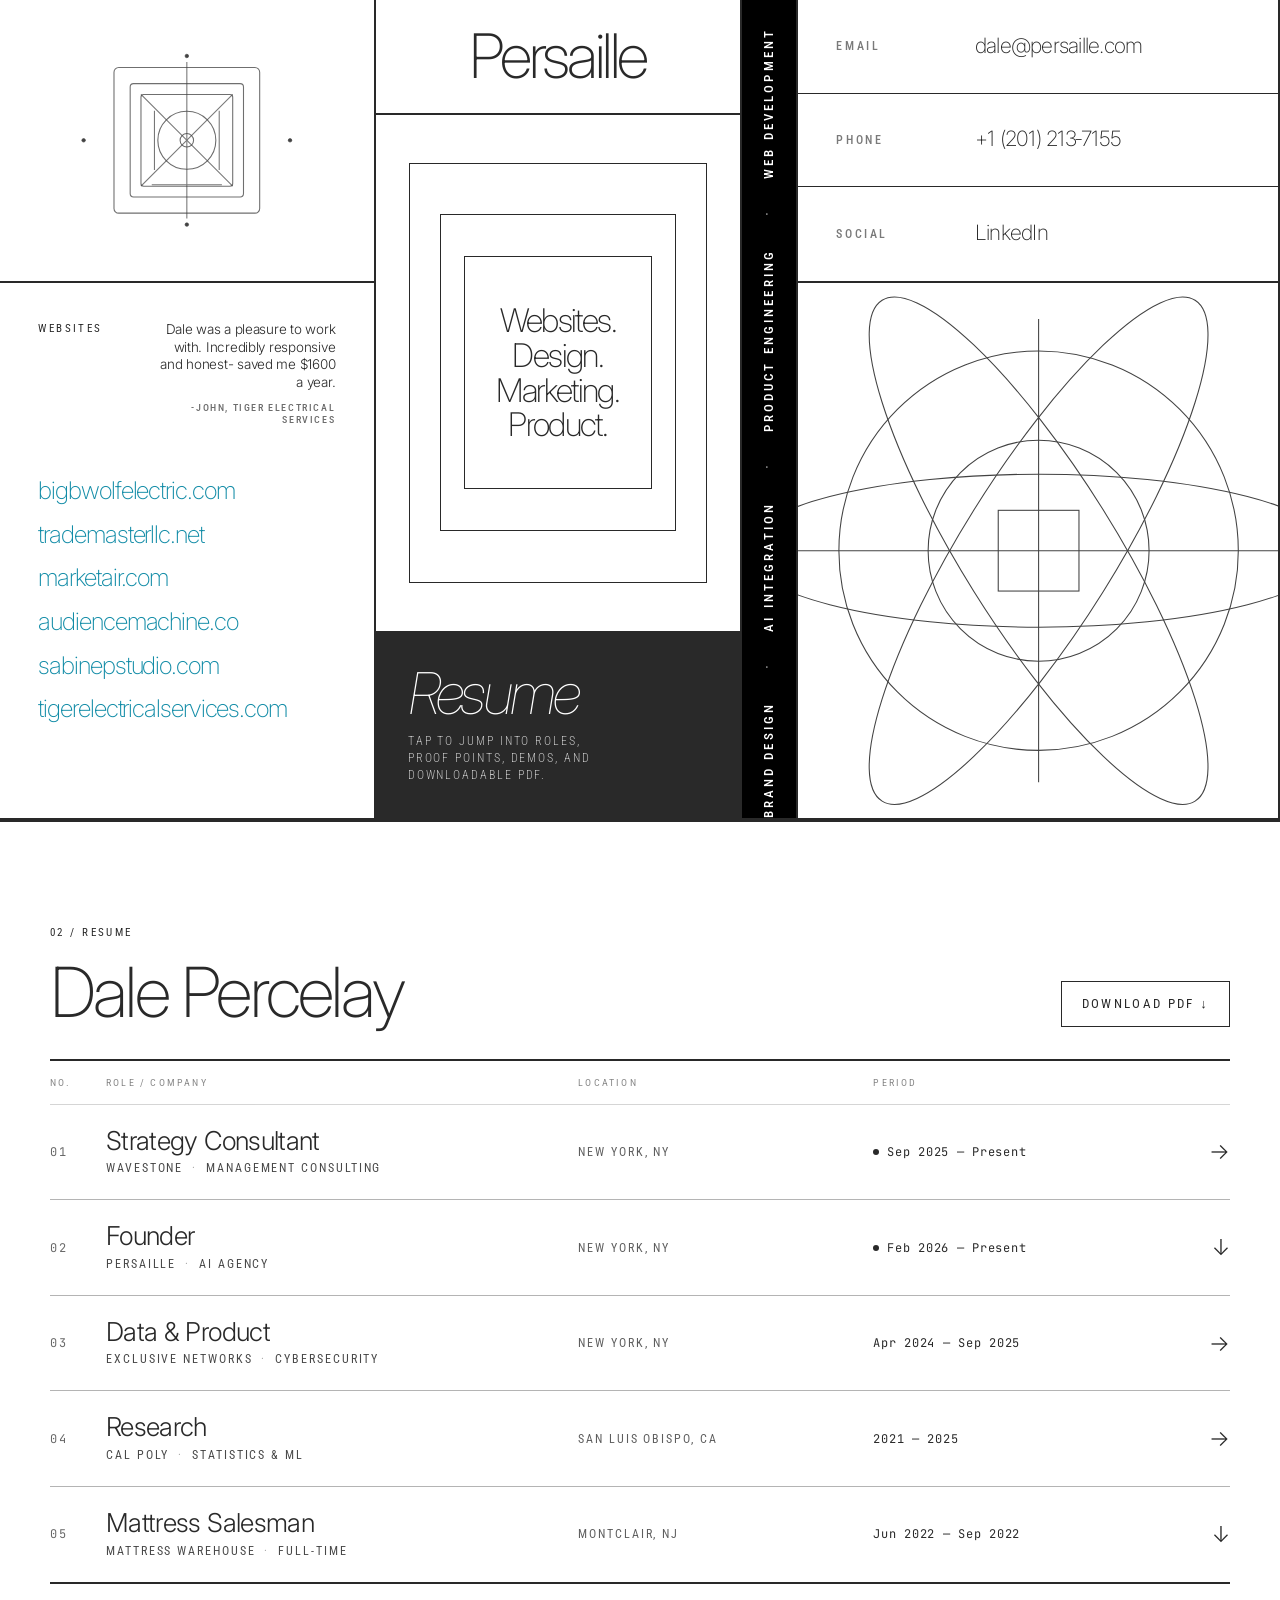
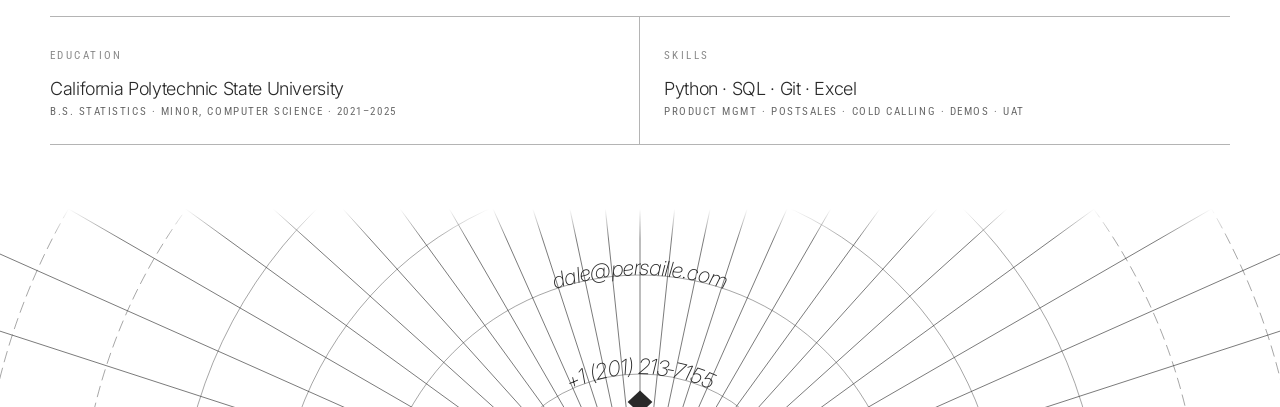
<file: index.html>
<!doctype html>
<html lang="en">
<head>
  <meta charset="utf-8" />
  <meta name="viewport" content="width=device-width, initial-scale=1" />
  <title>Persaille — Tech Agency</title>
  <meta name="description" content="Persaille is a New York tech agency." />
  <link rel="preconnect" href="https://fonts.googleapis.com" />
  <link rel="preconnect" href="https://fonts.gstatic.com" crossorigin />
  <link href="https://fonts.googleapis.com/css2?family=Inter:wght@100;200;300;400;500&family=Roboto+Condensed:wght@300;400;500;700&family=JetBrains+Mono:wght@300;400&display=swap" rel="stylesheet" />
  <link rel="stylesheet" href="styles.css" />
  <link rel="icon" type="image/svg+xml" href="assets/favicon.svg" />
</head>
<body>

  <main id="top">

    <!-- ─── LANDING ───────────────────────────────────────────── -->
    <section class="hero">
      <div class="hero-grid">
        <div class="hero-panel hero-panel--graphic hero-panel--mark" aria-hidden="true">
          <svg class="mark-field" viewBox="0 0 554 264" preserveAspectRatio="xMidYMid meet">
            <g class="mark-frame">
              <rect x="169" y="24" width="216" height="216" rx="7" />
              <rect x="193" y="48" width="168" height="168" rx="5" />
              <rect x="209" y="64" width="136" height="136" rx="4" />
            </g>

            <g class="mark-diagram">
              <line x1="209" y1="64" x2="345" y2="200" />
              <line x1="345" y1="64" x2="209" y2="200" />
              <line x1="277" y1="16" x2="277" y2="248" />
              <line x1="229" y1="88" x2="229" y2="176" />
              <line x1="325" y1="88" x2="325" y2="176" />
              <line x1="225" y1="198" x2="329" y2="198" />
            </g>

            <g class="mark-center">
              <circle cx="277" cy="132" r="43" />
              <circle cx="277" cy="132" r="10" />
            </g>

            <g class="mark-dots">
              <circle cx="277" cy="7" r="2.6" />
              <circle cx="277" cy="257" r="2.6" />
              <circle cx="124" cy="132" r="2.6" />
              <circle cx="430" cy="132" r="2.6" />
            </g>
          </svg>
        </div>

        <div class="hero-panel hero-panel--websites">
          <div class="websites__head">
            <p class="eyebrow">Websites</p>
            <figure class="review-quote">
              <blockquote>
                Dale was a pleasure to work with. Incredibly responsive and honest- saved me $1600 a year.
              </blockquote>
              <figcaption>-John, Tiger Electrical Services</figcaption>
            </figure>
          </div>
          <ul class="client-list" aria-label="Customer websites">
            <li><a href="https://www.bigbwolfelectric.com" target="_blank" rel="noopener">bigbwolfelectric.com</a></li>
            <li><a href="https://www.trademasterllc.net/" target="_blank" rel="noopener">trademasterllc.net</a></li>
            <li><a href="https://www.marketair.com/" target="_blank" rel="noopener">marketair.com</a></li>
            <li><a href="https://audiencemachine.co" target="_blank" rel="noopener">audiencemachine.co</a></li>
            <li><a href="https://www.sabinepstudio.com/" target="_blank" rel="noopener">sabinepstudio.com</a></li>
            <li><a href="https://www.tigerelectricalservices.com/" target="_blank" rel="noopener">tigerelectricalservices.com</a></li>
          </ul>
        </div>

        <div class="hero-panel hero-panel--brand">
          <p>Persaille</p>
        </div>

        <div class="hero-panel hero-panel--statement">
          <div class="statement-frame statement-frame--outer">
            <div class="statement-frame statement-frame--mid">
              <div class="statement-frame statement-frame--inner">
                <h1>Websites. Design. Marketing. Product.</h1>
              </div>
            </div>
          </div>
        </div>

        <a href="#resume" class="hero-panel hero-panel--resume">
          <span class="resume-cta__label">Resume</span>
          <span class="resume-cta__detail">Tap to jump into roles, proof points, demos, and downloadable PDF.</span>
        </a>

        <aside class="rail" aria-label="Services offered">
          <div class="rail__track">
            <span>Web Development</span>
            <span class="rail__sep" aria-hidden="true">·</span>
            <span>Product Engineering</span>
            <span class="rail__sep" aria-hidden="true">·</span>
            <span>AI Integration</span>
            <span class="rail__sep" aria-hidden="true">·</span>
            <span>Brand Design</span>
            <span class="rail__sep" aria-hidden="true">·</span>
            <span>Marketing Systems</span>
            <span class="rail__sep" aria-hidden="true">·</span>
            <span>Strategy Consulting</span>
            <span class="rail__sep" aria-hidden="true">·</span>
            <span>Cybersecurity</span>
            <span class="rail__sep" aria-hidden="true">·</span>
            <span>Data Engineering</span>
            <span class="rail__sep" aria-hidden="true">·</span>
            <span>Custom Software</span>
            <span class="rail__sep" aria-hidden="true">·</span>
            <span>Technical Demos</span>
            <span class="rail__sep" aria-hidden="true">·</span>
            <span aria-hidden="true">Web Development</span>
            <span aria-hidden="true" class="rail__sep">·</span>
            <span aria-hidden="true">Product Engineering</span>
            <span aria-hidden="true" class="rail__sep">·</span>
            <span aria-hidden="true">AI Integration</span>
            <span aria-hidden="true" class="rail__sep">·</span>
            <span aria-hidden="true">Brand Design</span>
            <span aria-hidden="true" class="rail__sep">·</span>
            <span aria-hidden="true">Marketing Systems</span>
            <span aria-hidden="true" class="rail__sep">·</span>
            <span aria-hidden="true">Strategy Consulting</span>
            <span aria-hidden="true" class="rail__sep">·</span>
            <span aria-hidden="true">Cybersecurity</span>
            <span aria-hidden="true" class="rail__sep">·</span>
            <span aria-hidden="true">Data Engineering</span>
            <span aria-hidden="true" class="rail__sep">·</span>
            <span aria-hidden="true">Custom Software</span>
            <span aria-hidden="true" class="rail__sep">·</span>
            <span aria-hidden="true">Technical Demos</span>
            <span aria-hidden="true" class="rail__sep">·</span>
          </div>
        </aside>

        <div class="hero-panel hero-panel--contact">
          <a href="mailto:dale@persaille.com">
            <span>Email</span>
            <strong>dale@persaille.com</strong>
          </a>
          <a href="tel:+12012137155">
            <span>Phone</span>
            <strong>+1 (201) 213&#8209;7155</strong>
          </a>
          <a href="https://www.linkedin.com/in/dale-percelay-911a4b20a/" target="_blank" rel="noopener">
            <span>Social</span>
            <strong>LinkedIn</strong>
          </a>
        </div>

        <div class="hero-panel hero-panel--graphic hero-panel--orbit" aria-hidden="true">
          <svg class="orbit-field" viewBox="0 0 711 504" preserveAspectRatio="xMidYMid slice">
            <circle cx="356" cy="252" r="188" />
            <circle cx="356" cy="252" r="104" />
            <ellipse cx="356" cy="252" rx="278" ry="72" />
            <ellipse cx="356" cy="252" rx="278" ry="72" transform="rotate(58 356 252)" />
            <ellipse cx="356" cy="252" rx="278" ry="72" transform="rotate(-58 356 252)" />
            <rect x="318" y="214" width="76" height="76" />
            <line x1="42" y1="252" x2="669" y2="252" />
            <line x1="356" y1="34" x2="356" y2="470" />
          </svg>
        </div>
      </div>
    </section>

    <!-- ─── 02 / RESUME ──────────────────────────────────────── -->
    <section id="resume" class="resume">
      <header class="resume__head">
        <div>
          <p class="eyebrow">02 / RESUME</p>
          <h2 class="resume__title">Dale Percelay</h2>
        </div>
        <div class="resume__actions">
          <a class="btn" href="resume.pdf" target="_blank" rel="noopener">DOWNLOAD PDF ↓</a>
        </div>
      </header>

      <div class="resume__legend">
        <span>NO.</span>
        <span>ROLE / COMPANY</span>
        <span class="hide-sm">LOCATION</span>
        <span>PERIOD</span>
        <span aria-hidden="true"></span>
      </div>

      <ol class="entries">

        <li>
          <a class="entry" href="role/wavestone.html" data-entry="wavestone">
            <span class="entry__no">01</span>
            <span class="entry__role">
              <span class="entry__title">Strategy Consultant</span>
              <span class="entry__company">Wavestone <span class="sep">·</span> Management Consulting</span>
            </span>
            <span class="entry__loc hide-sm">New York, NY</span>
            <span class="entry__period"><span class="dotnow"></span>Sep 2025 — Present</span>
            <span class="entry__arrow" aria-hidden="true">→</span>
          </a>
        </li>

        <li class="entries__item--expandable">
          <button class="entry entry--toggle" type="button" data-entry="persaille" aria-expanded="false" aria-controls="persaille-panel">
            <span class="entry__no">02</span>
            <span class="entry__role">
              <span class="entry__title">Founder</span>
              <span class="entry__company">Persaille <span class="sep">·</span> AI Agency</span>
            </span>
            <span class="entry__loc hide-sm">New York, NY</span>
            <span class="entry__period"><span class="dotnow"></span>Feb 2026 — Present</span>
            <span class="entry__arrow entry__arrow--toggle" aria-hidden="true">↓</span>
          </button>
          <div id="persaille-panel" class="entry-panel" data-open="false" role="region" aria-label="Persaille experience">
            <div class="entry-panel__inner">
              <div class="entry-panel__content">
                <div class="persaille-prose">
                  <p class="eyebrow">FOUNDER · AI AGENCY</p>
                  <p class="persaille-line">
                    An AI-Centric agency, where I ended up learning more about
                    personal service and client satisfaction than all else.
                  </p>
                  <p class="persaille-line">
                    Thousands of cold calls, hundreds of websites built, and a
                    few handfuls of happy, paying customers.
                  </p>
                </div>

                <div class="client-grid">
                  <a class="client-card" href="https://www.trademasterllc.net/" target="_blank" rel="noopener">
                    <div class="client-card__logo"><img src="assets/clients/trademaster.png" alt="Trademaster Construction LLC" /></div>
                    <div class="client-card__body">
                      <p class="client-card__story">Cold call — left a voicemail, he called back. Saved them $900/yr.</p>
                      <span class="client-card__url">trademasterllc.net ↗</span>
                    </div>
                  </a>
                  <a class="client-card" href="https://www.bigbwolfelectric.com" target="_blank" rel="noopener">
                    <div class="client-card__logo client-card__logo--wolf">
                      <img src="assets/clients/bigbwolf.jpeg" alt="" aria-hidden="true" />
                      <span>Big B Wolf <small>Electric</small></span>
                    </div>
                    <div class="client-card__body">
                      <p class="client-card__story">Cold call — two demos to close.</p>
                      <span class="client-card__url">bigbwolfelectric.com ↗</span>
                    </div>
                  </a>
                  <a class="client-card" href="https://www.tigerelectricalservices.com/" target="_blank" rel="noopener">
                    <div class="client-card__logo"><img src="assets/clients/tiger.png" alt="Tiger Electrical Services" /></div>
                    <div class="client-card__body">
                      <p class="client-card__story">Word of mouth.</p>
                      <span class="client-card__url">tigerelectricalservices.com ↗</span>
                    </div>
                  </a>
                  <a class="client-card" href="https://audiencemachine.co" target="_blank" rel="noopener">
                    <div class="client-card__logo"><img src="assets/clients/audiencemachine.png" alt="Audience Machine" /></div>
                    <div class="client-card__body">
                      <p class="client-card__story">Client referral.</p>
                      <span class="client-card__url">audiencemachine.co ↗</span>
                    </div>
                  </a>
                  <a class="client-card" href="https://www.sabinepstudio.com/" target="_blank" rel="noopener">
                    <div class="client-card__logo"><img src="assets/clients/sabine.png" alt="Sabine P Studio" /></div>
                    <div class="client-card__body">
                      <p class="client-card__story">Client referral.</p>
                      <span class="client-card__url">sabinepstudio.com ↗</span>
                    </div>
                  </a>
                  <a class="client-card" href="https://www.marketair.com/" target="_blank" rel="noopener">
                    <div class="client-card__logo"><img src="assets/clients/marketair.avif" alt="Marketair" /></div>
                    <div class="client-card__body">
                      <p class="client-card__story">Cold call — four demos. Manage ecommerce. Saved them $2,400/yr.</p>
                      <span class="client-card__url">marketair.com ↗</span>
                    </div>
                  </a>
                </div>
              </div>
            </div>
          </div>
        </li>

        <li>
          <a class="entry" href="#" data-entry="exclusive">
            <span class="entry__no">03</span>
            <span class="entry__role">
              <span class="entry__title">Data &amp; Product</span>
              <span class="entry__company">Exclusive Networks <span class="sep">·</span> Cybersecurity</span>
            </span>
            <span class="entry__loc hide-sm">New York, NY</span>
            <span class="entry__period">Apr 2024 — Sep 2025</span>
            <span class="entry__arrow" aria-hidden="true">→</span>
          </a>
        </li>

        <li>
          <a class="entry" href="#" data-entry="research">
            <span class="entry__no">04</span>
            <span class="entry__role">
              <span class="entry__title">Research</span>
              <span class="entry__company">Cal Poly <span class="sep">·</span> Statistics &amp; ML</span>
            </span>
            <span class="entry__loc hide-sm">San Luis Obispo, CA</span>
            <span class="entry__period">2021 — 2025</span>
            <span class="entry__arrow" aria-hidden="true">→</span>
          </a>
        </li>

        <li>
          <button class="entry entry--toggle" type="button" data-entry="mattress" aria-expanded="false" aria-controls="mattress-panel">
            <span class="entry__no">05</span>
            <span class="entry__role">
              <span class="entry__title">Mattress Salesman</span>
              <span class="entry__company">Mattress Warehouse <span class="sep">·</span> Full-time</span>
            </span>
            <span class="entry__loc hide-sm">Montclair, NJ</span>
            <span class="entry__period">Jun 2022 — Sep 2022</span>
            <span class="entry__arrow entry__arrow--toggle" aria-hidden="true">↓</span>
          </button>
          <div id="mattress-panel" class="entry-panel" data-open="false" role="region" aria-label="Mattress Salesman experience">
            <div class="entry-panel__inner">
              <div class="entry-panel__content mattress-panel">
                <figure class="mattress-photo">
                  <img src="assets/experience/mattressstore.jpg" alt="Dale outside Mattress Warehouse in Montclair with an inflatable sale figure" />
                </figure>
                <div class="mattress-copy">
                  <p class="eyebrow">MATTRESS WAREHOUSE · 4 MOS</p>
                  <div class="mattress-notes">
                    <p>Stint inspired by Saul Goodman working at CC Mobile selling TracFones in <em>Better Call Saul</em>.</p>
                    <p>100+ mattresses sold. Northeast Regional Top 20 salesperson in August 2022.</p>
                    <p>
                      Worked with Frank, a mattress veteran who came out of retirement and went through Mattress Warehouse training with me.
                      Nicknamed <a href="https://photos.google.com/photo/AF1QipOPS%7CQ6c%7CLP9nAXigal3SH7EpMf6Yz4k_7vpE12" target="_blank" rel="noopener">“the legend and the kid”</a>.
                    </p>
                  </div>
                </div>
              </div>
            </div>
          </div>
        </li>

      </ol>

      <div class="resume__edu">
        <div class="edu__grid edu__grid--2">
          <div class="edu__col">
            <p class="eyebrow">EDUCATION</p>
            <p class="edu__line">
              <span class="edu__title">California Polytechnic State University</span>
              <span class="edu__detail">B.S. Statistics · Minor, Computer Science · 2021–2025</span>
            </p>
          </div>
          <div class="edu__col">
            <p class="eyebrow">SKILLS</p>
            <p class="edu__line">
              <span class="edu__title">Python · SQL · Git · Excel</span>
              <span class="edu__detail">Product Mgmt · Postsales · Cold Calling · Demos · UAT</span>
            </p>
          </div>
        </div>
      </div>
    </section>

  </main>

  <footer class="foot" aria-label="Contact">
    <svg class="foot__svg" viewBox="0 0 1600 240" preserveAspectRatio="xMidYMax slice">
      <title>Contact: dale@persaille.com · +1 (201) 213-7155</title>
      <defs>
        <path id="foot-path-email" d="M 523 240 A 320 320 0 0 1 1077 240" />
        <path id="foot-path-phone" d="M 680 240 A 200 200 0 0 1 920 240" />
      </defs>

      <g class="foot__rings">
        <circle cx="800" cy="400" r="200" />
        <circle cx="800" cy="400" r="320" />
        <circle cx="800" cy="400" r="440" />
        <circle cx="800" cy="400" r="560" />
        <circle class="foot__ring--dashed" cx="800" cy="400" r="680" />
        <circle class="foot__ring--dashed" cx="800" cy="400" r="800" />
      </g>

      <g class="foot__rays">
        <line x1="800" y1="400" x2="1656" y2="122" />
        <line x1="800" y1="400" x2="1622" y2="34"  />
        <line x1="800" y1="400" x2="1579" y2="-50" />
        <line x1="800" y1="400" x2="1528" y2="-129" />
        <line x1="800" y1="400" x2="1469" y2="-202" />
        <line x1="800" y1="400" x2="1402" y2="-269" />
        <line x1="800" y1="400" x2="1329" y2="-328" />
        <line x1="800" y1="400" x2="1250" y2="-379" />
        <line x1="800" y1="400" x2="1166" y2="-422" />
        <line x1="800" y1="400" x2="1078" y2="-456" />
        <line x1="800" y1="400" x2="987"  y2="-480" />
        <line x1="800" y1="400" x2="894"  y2="-495" />
        <line x1="800" y1="400" x2="800"  y2="-500" />
        <line x1="800" y1="400" x2="706"  y2="-495" />
        <line x1="800" y1="400" x2="613"  y2="-480" />
        <line x1="800" y1="400" x2="522"  y2="-456" />
        <line x1="800" y1="400" x2="434"  y2="-422" />
        <line x1="800" y1="400" x2="350"  y2="-379" />
        <line x1="800" y1="400" x2="271"  y2="-328" />
        <line x1="800" y1="400" x2="198"  y2="-269" />
        <line x1="800" y1="400" x2="131"  y2="-202" />
        <line x1="800" y1="400" x2="72"   y2="-129" />
        <line x1="800" y1="400" x2="21"   y2="-50"  />
        <line x1="800" y1="400" x2="-22"  y2="34"   />
        <line x1="800" y1="400" x2="-56"  y2="122"  />
      </g>

      <polygon class="foot__gem" points="800,220 815,234 800,248 785,234" />

      <a href="mailto:dale@persaille.com" class="foot__arc-link">
        <text class="foot__arc-text">
          <textPath href="#foot-path-email" startOffset="50%" text-anchor="middle">dale@persaille.com</textPath>
        </text>
      </a>
      <a href="tel:+12012137155" class="foot__arc-link">
        <text class="foot__arc-text">
          <textPath href="#foot-path-phone" startOffset="50%" text-anchor="middle">+1 (201) 213&#8209;7155</textPath>
        </text>
      </a>
    </svg>
  </footer>

  <script>
    const yearEl = document.getElementById('year');
    if (yearEl) yearEl.textContent = new Date().getFullYear();

    // ── Resume entry panel toggles ────────────────────────────────
    document.querySelectorAll('.entry--toggle[aria-controls]').forEach((toggle) => {
      const panel = document.getElementById(toggle.getAttribute('aria-controls'));
      if (!panel) return;
      toggle.addEventListener('click', () => {
        const open = panel.dataset.open === 'true';
        panel.dataset.open = open ? 'false' : 'true';
        toggle.setAttribute('aria-expanded', open ? 'false' : 'true');
      });
    });
  </script>
</body>
</html>
</file>
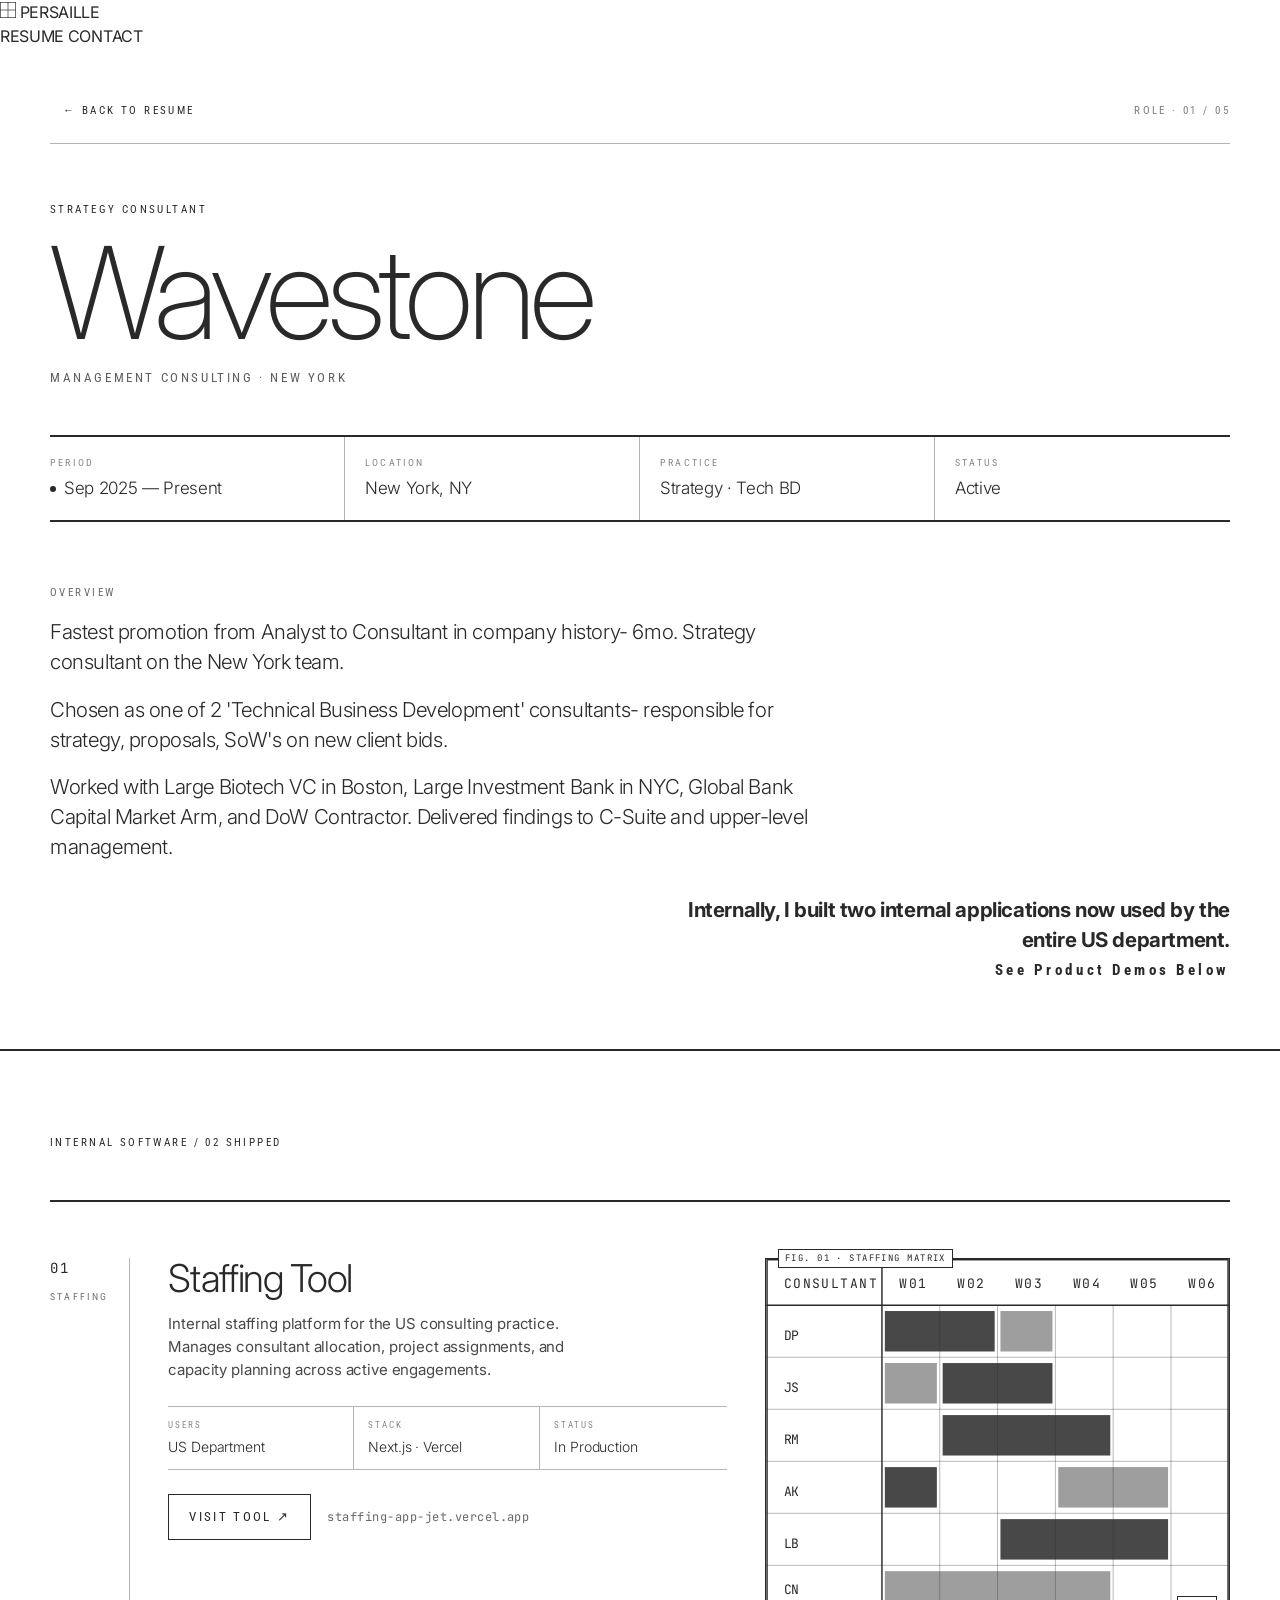
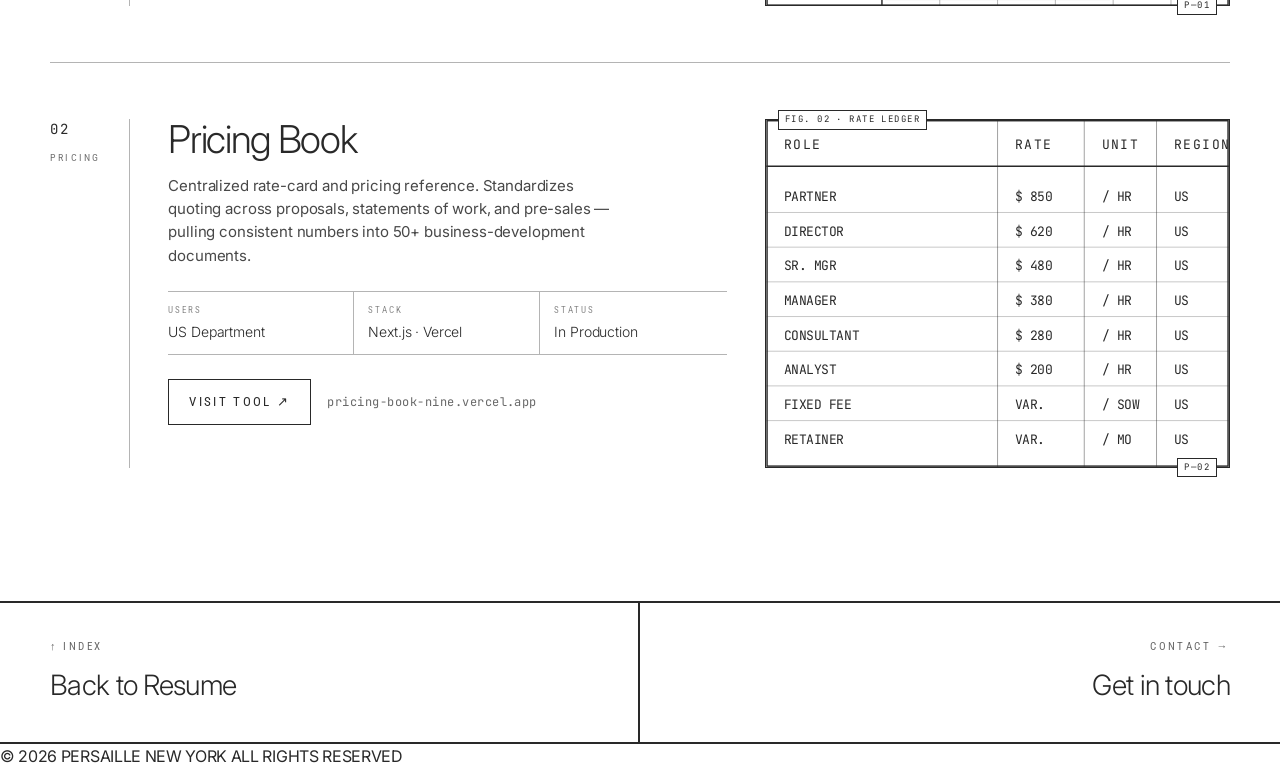
<file: role/wavestone.html>
<!doctype html>
<html lang="en">
<head>
  <meta charset="utf-8" />
  <meta name="viewport" content="width=device-width, initial-scale=1" />
  <title>Strategy Consultant — Wavestone · Persaille</title>
  <meta name="description" content="Dale Percelay — Strategy Consultant at Wavestone. Internal software shipped to the US department." />
  <link rel="preconnect" href="https://fonts.googleapis.com" />
  <link rel="preconnect" href="https://fonts.gstatic.com" crossorigin />
  <link href="https://fonts.googleapis.com/css2?family=Inter:wght@100;200;300;400;500;700&family=Roboto+Condensed:wght@300;400;500;700&family=JetBrains+Mono:wght@300;400&display=swap" rel="stylesheet" />
  <link rel="stylesheet" href="../styles.css" />
  <link rel="icon" type="image/svg+xml" href="../assets/favicon.svg" />
</head>
<body>

  <header class="nav" role="banner">
    <div class="nav__row">
      <a href="../index.html" class="nav__brand" aria-label="Persaille — home">
        <span class="brand-mark" aria-hidden="true">
          <svg viewBox="0 0 24 24" width="16" height="16">
            <rect x="0.5" y="0.5" width="23" height="23" fill="none" stroke="currentColor" stroke-width="1"/>
            <line x1="0" y1="12" x2="24" y2="12" stroke="currentColor" stroke-width="1"/>
            <line x1="12" y1="0" x2="12" y2="24" stroke="currentColor" stroke-width="1"/>
          </svg>
        </span>
        <span class="brand-text">PERSAILLE</span>
      </a>
      <nav class="nav__links" aria-label="Primary">
        <a href="../index.html#resume">RESUME</a>
        <a href="../index.html#contact">CONTACT</a>
      </nav>
    </div>
  </header>

  <main>

    <!-- ─── ROLE HEADER ──────────────────────────────────────── -->
    <section class="role">
      <div class="role__crumbs">
        <a href="../index.html#resume" class="role__back">← BACK TO RESUME</a>
        <p class="role__index">ROLE · 01 / 05</p>
      </div>

      <header class="role__head">
        <p class="eyebrow">STRATEGY CONSULTANT</p>
        <h1 class="role__title">Wavestone</h1>
        <p class="role__sub">Management Consulting · New York</p>
      </header>

      <dl class="role__meta">
        <div class="role__meta-row">
          <dt>Period</dt>
          <dd><span class="dotnow"></span>Sep 2025 — Present</dd>
        </div>
        <div class="role__meta-row">
          <dt>Location</dt>
          <dd>New York, NY</dd>
        </div>
        <div class="role__meta-row">
          <dt>Practice</dt>
          <dd>Strategy · Tech BD</dd>
        </div>
        <div class="role__meta-row">
          <dt>Status</dt>
          <dd>Active</dd>
        </div>
      </dl>

      <div class="role__overview role__overview--split">
        <p class="eyebrow">OVERVIEW</p>
        <p class="role__lede">
          Fastest promotion from Analyst to Consultant in company history- 6mo.
          Strategy consultant on the New York team.
        </p>
        <p class="role__lede">
          Chosen as one of 2 'Technical Business Development' consultants-
          responsible for strategy, proposals, SoW's on new client bids.
        </p>
        <p class="role__lede">
          Worked with Large Biotech VC in Boston, Large Investment Bank in NYC,
          Global Bank Capital Market Arm, and DoW Contractor. Delivered findings
          to C-Suite and upper-level management.
        </p>
        <p class="role__lede role__lede--highlight">
          Internally, I built two internal applications now used by the entire
          US department.
        </p>
        <p class="role__demo-note">See Product Demos Below</p>
      </div>
    </section>

    <!-- ─── INTERNAL SOFTWARE ────────────────────────────────── -->
    <section class="works">
      <header class="works__head">
        <p class="eyebrow">INTERNAL SOFTWARE / 02 SHIPPED</p>
      </header>

      <article class="work">
        <div class="work__meta">
          <p class="work__no">01</p>
          <p class="work__tag">STAFFING</p>
        </div>

        <div class="work__body">
          <h3 class="work__title">Staffing Tool</h3>
          <p class="work__lede">
            Internal staffing platform for the US consulting practice. Manages
            consultant allocation, project assignments, and capacity planning
            across active engagements.
          </p>
          <dl class="work__facts">
            <div><dt>Users</dt><dd>US Department</dd></div>
            <div><dt>Stack</dt><dd>Next.js · Vercel</dd></div>
            <div><dt>Status</dt><dd>In Production</dd></div>
          </dl>
          <div class="work__cta">
            <a class="btn" href="https://staffing-app-jet.vercel.app/login" target="_blank" rel="noopener">VISIT TOOL ↗</a>
            <code class="work__url">staffing-app-jet.vercel.app</code>
          </div>
        </div>

        <aside class="work__art" aria-hidden="true">
          <p class="art__chip art__chip--tl">FIG. 01 · STAFFING MATRIX</p>
          <p class="art__chip art__chip--br">P—01</p>
          <svg viewBox="0 0 320 240" preserveAspectRatio="xMidYMid meet">
            <rect x="0.5" y="0.5" width="319" height="239" fill="none" stroke="currentColor" stroke-width="1"/>

            <!-- header row -->
            <line x1="0" y1="32" x2="320" y2="32" stroke="currentColor" stroke-width="1"/>
            <line x1="80" y1="0" x2="80" y2="240" stroke="currentColor" stroke-width="1"/>

            <!-- weeks header -->
            <text x="12" y="20" font-family="'JetBrains Mono', monospace" font-size="9" letter-spacing="1" fill="currentColor">CONSULTANT</text>
            <text x="92" y="20" font-family="'JetBrains Mono', monospace" font-size="9" letter-spacing="1" fill="currentColor">W01</text>
            <text x="132" y="20" font-family="'JetBrains Mono', monospace" font-size="9" letter-spacing="1" fill="currentColor">W02</text>
            <text x="172" y="20" font-family="'JetBrains Mono', monospace" font-size="9" letter-spacing="1" fill="currentColor">W03</text>
            <text x="212" y="20" font-family="'JetBrains Mono', monospace" font-size="9" letter-spacing="1" fill="currentColor">W04</text>
            <text x="252" y="20" font-family="'JetBrains Mono', monospace" font-size="9" letter-spacing="1" fill="currentColor">W05</text>
            <text x="292" y="20" font-family="'JetBrains Mono', monospace" font-size="9" letter-spacing="1" fill="currentColor">W06</text>

            <!-- vertical week columns -->
            <line x1="120" y1="32" x2="120" y2="240" stroke="currentColor" stroke-width="0.5" opacity="0.45"/>
            <line x1="160" y1="32" x2="160" y2="240" stroke="currentColor" stroke-width="0.5" opacity="0.45"/>
            <line x1="200" y1="32" x2="200" y2="240" stroke="currentColor" stroke-width="0.5" opacity="0.45"/>
            <line x1="240" y1="32" x2="240" y2="240" stroke="currentColor" stroke-width="0.5" opacity="0.45"/>
            <line x1="280" y1="32" x2="280" y2="240" stroke="currentColor" stroke-width="0.5" opacity="0.45"/>

            <!-- horizontal rows -->
            <line x1="0" y1="68" x2="320" y2="68" stroke="currentColor" stroke-width="0.5" opacity="0.45"/>
            <line x1="0" y1="104" x2="320" y2="104" stroke="currentColor" stroke-width="0.5" opacity="0.45"/>
            <line x1="0" y1="140" x2="320" y2="140" stroke="currentColor" stroke-width="0.5" opacity="0.45"/>
            <line x1="0" y1="176" x2="320" y2="176" stroke="currentColor" stroke-width="0.5" opacity="0.45"/>
            <line x1="0" y1="212" x2="320" y2="212" stroke="currentColor" stroke-width="0.5" opacity="0.45"/>

            <!-- consultant labels -->
            <text x="12" y="56" font-family="'JetBrains Mono', monospace" font-size="9" fill="currentColor">DP</text>
            <text x="12" y="92" font-family="'JetBrains Mono', monospace" font-size="9" fill="currentColor">JS</text>
            <text x="12" y="128" font-family="'JetBrains Mono', monospace" font-size="9" fill="currentColor">RM</text>
            <text x="12" y="164" font-family="'JetBrains Mono', monospace" font-size="9" fill="currentColor">AK</text>
            <text x="12" y="200" font-family="'JetBrains Mono', monospace" font-size="9" fill="currentColor">LB</text>
            <text x="12" y="232" font-family="'JetBrains Mono', monospace" font-size="9" fill="currentColor">CN</text>

            <!-- allocations (filled blocks) -->
            <rect x="82" y="36" width="76" height="28" fill="currentColor" opacity="0.85"/>
            <rect x="162" y="36" width="36" height="28" fill="currentColor" opacity="0.45"/>

            <rect x="82" y="72" width="36" height="28" fill="currentColor" opacity="0.45"/>
            <rect x="122" y="72" width="76" height="28" fill="currentColor" opacity="0.85"/>

            <rect x="122" y="108" width="116" height="28" fill="currentColor" opacity="0.85"/>

            <rect x="82" y="144" width="36" height="28" fill="currentColor" opacity="0.85"/>
            <rect x="202" y="144" width="76" height="28" fill="currentColor" opacity="0.45"/>

            <rect x="162" y="180" width="116" height="28" fill="currentColor" opacity="0.85"/>

            <rect x="82" y="216" width="156" height="20" fill="currentColor" opacity="0.45"/>
          </svg>
        </aside>
      </article>

      <article class="work">
        <div class="work__meta">
          <p class="work__no">02</p>
          <p class="work__tag">PRICING</p>
        </div>

        <div class="work__body">
          <h3 class="work__title">Pricing Book</h3>
          <p class="work__lede">
            Centralized rate-card and pricing reference. Standardizes quoting
            across proposals, statements of work, and pre-sales — pulling
            consistent numbers into 50+ business-development documents.
          </p>
          <dl class="work__facts">
            <div><dt>Users</dt><dd>US Department</dd></div>
            <div><dt>Stack</dt><dd>Next.js · Vercel</dd></div>
            <div><dt>Status</dt><dd>In Production</dd></div>
          </dl>
          <div class="work__cta">
            <a class="btn" href="https://pricing-book-nine.vercel.app/login" target="_blank" rel="noopener">VISIT TOOL ↗</a>
            <code class="work__url">pricing-book-nine.vercel.app</code>
          </div>
        </div>

        <aside class="work__art" aria-hidden="true">
          <p class="art__chip art__chip--tl">FIG. 02 · RATE LEDGER</p>
          <p class="art__chip art__chip--br">P—02</p>
          <svg viewBox="0 0 320 240" preserveAspectRatio="xMidYMid meet">
            <rect x="0.5" y="0.5" width="319" height="239" fill="none" stroke="currentColor" stroke-width="1"/>

            <!-- column dividers -->
            <line x1="160" y1="0" x2="160" y2="240" stroke="currentColor" stroke-width="0.5" opacity="0.6"/>
            <line x1="220" y1="0" x2="220" y2="240" stroke="currentColor" stroke-width="0.5" opacity="0.6"/>
            <line x1="270" y1="0" x2="270" y2="240" stroke="currentColor" stroke-width="0.5" opacity="0.6"/>

            <!-- header -->
            <line x1="0" y1="32" x2="320" y2="32" stroke="currentColor" stroke-width="1"/>
            <text x="12" y="20" font-family="'JetBrains Mono', monospace" font-size="9" letter-spacing="1" fill="currentColor">ROLE</text>
            <text x="172" y="20" font-family="'JetBrains Mono', monospace" font-size="9" letter-spacing="1" fill="currentColor">RATE</text>
            <text x="232" y="20" font-family="'JetBrains Mono', monospace" font-size="9" letter-spacing="1" fill="currentColor">UNIT</text>
            <text x="282" y="20" font-family="'JetBrains Mono', monospace" font-size="9" letter-spacing="1" fill="currentColor">REGION</text>

            <!-- rows -->
            <g font-family="'JetBrains Mono', monospace" font-size="9" fill="currentColor">
              <text x="12" y="56">PARTNER</text>
              <text x="172" y="56">$ 850</text>
              <text x="232" y="56">/ HR</text>
              <text x="282" y="56">US</text>

              <text x="12" y="80">DIRECTOR</text>
              <text x="172" y="80">$ 620</text>
              <text x="232" y="80">/ HR</text>
              <text x="282" y="80">US</text>

              <text x="12" y="104">SR. MGR</text>
              <text x="172" y="104">$ 480</text>
              <text x="232" y="104">/ HR</text>
              <text x="282" y="104">US</text>

              <text x="12" y="128">MANAGER</text>
              <text x="172" y="128">$ 380</text>
              <text x="232" y="128">/ HR</text>
              <text x="282" y="128">US</text>

              <text x="12" y="152">CONSULTANT</text>
              <text x="172" y="152">$ 280</text>
              <text x="232" y="152">/ HR</text>
              <text x="282" y="152">US</text>

              <text x="12" y="176">ANALYST</text>
              <text x="172" y="176">$ 200</text>
              <text x="232" y="176">/ HR</text>
              <text x="282" y="176">US</text>

              <text x="12" y="200">FIXED FEE</text>
              <text x="172" y="200">VAR.</text>
              <text x="232" y="200">/ SOW</text>
              <text x="282" y="200">US</text>

              <text x="12" y="224">RETAINER</text>
              <text x="172" y="224">VAR.</text>
              <text x="232" y="224">/ MO</text>
              <text x="282" y="224">US</text>
            </g>

            <!-- thin row rules -->
            <g stroke="currentColor" stroke-width="0.5" opacity="0.35">
              <line x1="0" y1="64" x2="320" y2="64"/>
              <line x1="0" y1="88" x2="320" y2="88"/>
              <line x1="0" y1="112" x2="320" y2="112"/>
              <line x1="0" y1="136" x2="320" y2="136"/>
              <line x1="0" y1="160" x2="320" y2="160"/>
              <line x1="0" y1="184" x2="320" y2="184"/>
              <line x1="0" y1="208" x2="320" y2="208"/>
            </g>
          </svg>
        </aside>
      </article>
    </section>

    <!-- ─── BACK NAV ────────────────────────────────────────── -->
    <nav class="role-nav" aria-label="Resume navigation">
      <a class="role-nav__link role-nav__link--prev" href="../index.html#resume">
        <span class="role-nav__label">↑ INDEX</span>
        <span class="role-nav__title">Back to Resume</span>
      </a>
      <a class="role-nav__link role-nav__link--next" href="../index.html#contact">
        <span class="role-nav__label">CONTACT →</span>
        <span class="role-nav__title">Get in touch</span>
      </a>
    </nav>

  </main>

  <footer class="foot">
    <div class="foot__row">
      <span>© <span id="year"></span> PERSAILLE</span>
      <span>NEW YORK</span>
      <span>ALL RIGHTS RESERVED</span>
    </div>
  </footer>

  <script>
    document.getElementById('year').textContent = new Date().getFullYear();
  </script>
</body>
</html>
</file>
<file: styles.css>
/* Persaille — minimal mono stylesheet
 * Colors, type, spacing follow the MONO X7 reference in /designinspo.
 */

:root {
  --color-canvas-white: #ffffff;
  --color-ink-black:    #292929;
  --color-deep-black:   #000000;

  --font-nh:          'Inter', 'Helvetica Neue', Helvetica, Arial, sans-serif;
  --font-s-condensed: 'Roboto Condensed', Impact, 'Arial Narrow', sans-serif;
  --font-mono:        'JetBrains Mono', ui-monospace, SFMono-Regular, Menlo, monospace;

  --text-caption:    11px;
  --text-body:       16px;
  --text-subheading: 18px;
  --text-heading:    25px;
  --text-heading-lg: 32px;

  --gutter: clamp(20px, 4vw, 50px);
  --rule:   2px solid var(--color-ink-black);
  --rule-detail: 1px solid var(--color-ink-black);
  --rule-thin: 1px solid rgba(41, 41, 41, 0.35);

  --nav-h: 56px;
}

* { box-sizing: border-box; }
html, body { margin: 0; padding: 0; }

html, body {
  background: var(--color-canvas-white);
  color: var(--color-ink-black);
  -webkit-font-smoothing: antialiased;
  -moz-osx-font-smoothing: grayscale;
}

body {
  font-family: var(--font-nh);
  font-weight: 400;
  font-size: var(--text-body);
  line-height: 1.5;
  letter-spacing: -0.32px;
}

a { color: inherit; text-decoration: none; }
a:focus-visible { outline: 1px solid var(--color-ink-black); outline-offset: 4px; }

em { font-style: italic; font-weight: 100; }

ol, ul { list-style: none; padding: 0; margin: 0; }

/* ─── HERO ──────────────────────────────────────────────── */

.hero {
  border-bottom: var(--rule);
}

.hero-grid {
  --hero-h: clamp(650px, 100svh, 820px);
  display: grid;
  grid-template-columns: minmax(260px, 554fr) minmax(260px, 540fr) 56px minmax(320px, 711fr);
  grid-template-rows: 107fr 157fr 327fr 175fr;
  width: 100%;
  min-height: var(--hero-h);
  background: var(--color-canvas-white);
  overflow: hidden;
}

.hero-panel {
  min-width: 0;
  min-height: 0;
  position: relative;
  background: transparent;
  border-right: var(--rule);
  border-bottom: var(--rule);
  overflow: hidden;
}

.hero-panel--mark {
  grid-column: 1;
  grid-row: 1 / 3;
}

.hero-panel--websites {
  grid-column: 1;
  grid-row: 3 / 5;
  display: flex;
  flex-direction: column;
  justify-content: flex-start;
  gap: clamp(28px, 4vw, 58px);
  padding: clamp(24px, 3vw, 44px);
}

.hero-panel--brand {
  grid-column: 2;
  grid-row: 1;
  display: grid;
  place-items: center;
  padding: 18px;
}

.hero-panel--statement {
  grid-column: 2;
  grid-row: 2 / 4;
  display: grid;
  place-items: center;
  padding: clamp(16px, 2.6vw, 34px);
}

.hero-panel--resume {
  grid-column: 2;
  grid-row: 4;
  display: flex;
  flex-direction: column;
  justify-content: center;
  gap: 12px;
  padding: clamp(22px, 2.5vw, 34px);
  background: var(--color-ink-black);
  color: var(--color-canvas-white);
}

.hero-panel--contact {
  grid-column: 4;
  grid-row: 1 / 3;
  display: grid;
  grid-template-rows: repeat(3, 1fr);
}

.hero-panel--orbit {
  grid-column: 4;
  grid-row: 3 / 5;
}

.hero-panel--brand p {
  margin: 0;
  font-family: var(--font-nh);
  font-weight: 200;
  font-size: clamp(42px, 4.8vw, 86px);
  line-height: 0.95;
  letter-spacing: -0.055em;
}

.hero-panel--graphic svg {
  position: absolute;
  inset: 0;
  width: 100%;
  height: 100%;
  fill: none;
  stroke: var(--color-ink-black);
  stroke-width: 1;
  vector-effect: non-scaling-stroke;
  opacity: 0.88;
}

.hero-panel--graphic circle,
.hero-panel--graphic rect {
  fill: var(--color-canvas-white);
}

.mark-field {
  opacity: 0.82;
}

.mark-field circle,
.mark-field rect {
  fill: none;
}

.mark-frame,
.mark-diagram,
.mark-center {
  stroke-width: 1.6;
}

.mark-frame {
  opacity: 0.76;
}

.mark-diagram {
  opacity: 0.72;
}

.mark-center {
  opacity: 0.78;
}

.mark-dots circle {
  fill: var(--color-ink-black);
}

.orbit-field {
  opacity: 0.78;
}

.websites__head {
  display: flex;
  align-items: flex-start;
  justify-content: space-between;
  gap: 18px;
}

.hero-panel .eyebrow {
  margin: 0;
}

.review-quote {
  width: min(62%, 260px);
  margin: 0;
  padding: 0;
  font-family: var(--font-nh);
  text-align: right;
}

.review-quote blockquote {
  margin: 0;
  font-size: clamp(13px, 1.05vw, 16px);
  font-weight: 300;
  line-height: 1.32;
  letter-spacing: -0.02em;
}

.review-quote figcaption {
  margin-top: 10px;
  font-family: var(--font-s-condensed);
  font-size: 10px;
  font-weight: 500;
  letter-spacing: 0.16em;
  line-height: 1.25;
  text-transform: uppercase;
  opacity: 0.68;
}

.client-list {
  display: flex;
  flex-direction: column;
  gap: clamp(12px, 1.3vw, 18px);
}

.client-list a {
  display: inline-flex;
  width: fit-content;
  max-width: 100%;
  font-family: var(--font-nh);
  font-size: clamp(22px, 1.9vw, 31px);
  font-weight: 200;
  line-height: 1;
  letter-spacing: -0.045em;
  color: #128ca7;
  overflow-wrap: anywhere;
  transition: color 140ms ease, transform 160ms ease;
}

.client-list a:hover,
.client-list a:focus-visible {
  color: #ff6f61;
  transform: translateX(8px);
}

.statement-frame {
  display: grid;
  place-items: center;
  width: 100%;
  height: 100%;
  border: var(--rule-detail);
}

.statement-frame--outer {
  width: min(100%, 460px);
  height: min(100%, 420px);
}

.statement-frame--mid {
  width: 80%;
  height: 76%;
}

.statement-frame--inner {
  width: 80%;
  height: 74%;
  padding: clamp(14px, 2vw, 26px);
  text-align: center;
}

.statement-frame h1 {
  margin: 0;
  font-family: var(--font-nh);
  font-size: clamp(25px, 2.55vw, 44px);
  font-weight: 200;
  line-height: 1.06;
  letter-spacing: -0.05em;
}

.resume-cta__label {
  display: block;
  font-family: var(--font-nh);
  font-size: clamp(44px, 4.5vw, 78px);
  font-weight: 100;
  font-style: italic;
  line-height: 0.95;
  letter-spacing: -0.055em;
}

.resume-cta__detail {
  max-width: 36ch;
  font-family: var(--font-s-condensed);
  font-size: 12px;
  font-weight: 300;
  letter-spacing: 0.16em;
  line-height: 1.45;
  text-transform: uppercase;
  opacity: 0.72;
}

.hero-panel--contact a {
  display: grid;
  grid-template-columns: minmax(100px, 0.38fr) minmax(0, 1fr);
  align-items: center;
  gap: clamp(18px, 3vw, 38px);
  padding: 0 clamp(24px, 3vw, 48px);
  border-bottom: var(--rule-detail);
  transition: background 140ms ease, color 140ms ease;
}

.hero-panel--contact a:last-child {
  border-bottom: 0;
}

.hero-panel--contact a:hover,
.hero-panel--contact a:focus-visible {
  background: var(--color-ink-black);
  color: var(--color-canvas-white);
}

.hero-panel--contact span {
  font-family: var(--font-s-condensed);
  font-size: 12px;
  font-weight: 500;
  letter-spacing: 0.22em;
  text-transform: uppercase;
  opacity: 0.62;
}

.hero-panel--contact strong {
  min-width: 0;
  font-family: var(--font-nh);
  font-size: clamp(18px, 1.65vw, 28px);
  font-weight: 200;
  line-height: 1.08;
  letter-spacing: -0.035em;
  overflow-wrap: anywhere;
}

.rail {
  grid-column: 3;
  grid-row: 1 / 5;
  background: var(--color-deep-black);
  color: var(--color-canvas-white);
  position: relative;
  overflow: hidden;
  border-right: var(--rule);
  border-bottom: var(--rule);
}

.rail__track {
  position: absolute;
  top: 0;
  left: 0;
  right: 0;
  display: flex;
  flex-direction: column;
  align-items: center;
  gap: 28px;
  padding: 28px 0;
  font-family: var(--font-s-condensed);
  font-size: 13px;
  font-weight: 500;
  letter-spacing: 0.24em;
  text-transform: uppercase;
  white-space: nowrap;
  animation: rail-scroll 48s linear infinite;
  will-change: transform;
}

.rail__track > span:not(.rail__sep) {
  writing-mode: vertical-rl;
  transform: rotate(180deg);
}

.rail__sep {
  font-size: 14px;
  opacity: 0.55;
  line-height: 1;
}

@keyframes rail-scroll {
  from { transform: translateY(0); }
  to   { transform: translateY(-50%); }
}

@media (prefers-reduced-motion: reduce) {
  .rail__track { animation: none; }
}

.eyebrow {
  font-family: var(--font-s-condensed);
  font-size: var(--text-caption);
  letter-spacing: 0.22em;
  font-weight: 400;
  margin: 0 0 16px 0;
  text-transform: uppercase;
  display: inline-flex;
  align-items: center;
  gap: 10px;
}

.eyebrow .dot {
  display: inline-block;
  width: 4px;
  height: 4px;
  background: var(--color-ink-black);
  border-radius: 0;
}

/* ─── BLOCK SHARED ──────────────────────────────────────── */

.block__head { margin-bottom: 32px; }

.block__title {
  font-family: var(--font-nh);
  font-weight: 300;
  font-size: clamp(28px, 3.6vw, 40px);
  line-height: 1.1;
  letter-spacing: -0.025em;
  margin: 0;
  max-width: 22ch;
}

/* ─── RESUME ────────────────────────────────────────────── */

.resume {
  padding: clamp(56px, 8vw, 96px) var(--gutter) clamp(40px, 6vw, 64px) var(--gutter);
}

.resume__head {
  display: flex;
  justify-content: space-between;
  align-items: flex-end;
  gap: 24px;
  padding-bottom: 32px;
  border-bottom: var(--rule);
  margin-bottom: 0;
}

.resume__title {
  font-family: var(--font-nh);
  font-weight: 200;
  font-size: clamp(40px, 5.4vw, 72px);
  line-height: 1;
  letter-spacing: -0.04em;
  margin: 0;
}

.resume__sub {
  margin: 12px 0 0 0;
  font-family: var(--font-s-condensed);
  font-size: 13px;
  letter-spacing: 0.18em;
  text-transform: uppercase;
  opacity: 0.75;
}

.resume__actions { flex: 0 0 auto; }

.btn {
  display: inline-flex;
  align-items: center;
  gap: 10px;
  font-family: var(--font-s-condensed);
  font-size: 13px;
  letter-spacing: 0.18em;
  color: var(--color-ink-black);
  background: transparent;
  border: 1px solid var(--color-ink-black);
  border-radius: 0;
  padding: 12px 20px;
  cursor: pointer;
  transition: background 120ms ease, color 120ms ease;
  text-transform: uppercase;
}

.btn:hover {
  background: var(--color-ink-black);
  color: var(--color-canvas-white);
}

.resume__legend {
  display: grid;
  grid-template-columns: 56px 1.6fr 1fr 1.1fr 32px;
  align-items: center;
  padding: 14px 0;
  border-bottom: var(--rule-thin);
  font-family: var(--font-s-condensed);
  font-size: 10px;
  letter-spacing: 0.22em;
  text-transform: uppercase;
  opacity: 0.55;
}

.entries { border-bottom: var(--rule); }

.entries li { border-bottom: var(--rule-thin); }
.entries li:last-child { border-bottom: 0; }

.entry {
  display: grid;
  grid-template-columns: 56px 1.6fr 1fr 1.1fr 32px;
  align-items: center;
  padding: 22px 0;
  position: relative;
  transition: background 150ms ease, color 150ms ease, padding 200ms ease;
}

.entry::before {
  content: '';
  position: absolute;
  inset: 0;
  background: var(--color-ink-black);
  transform: scaleY(0);
  transform-origin: bottom;
  transition: transform 220ms cubic-bezier(.2, .7, .2, 1);
  z-index: 0;
}

.entry:hover::before, .entry:focus-visible::before { transform: scaleY(1); }

.entry:hover, .entry:focus-visible {
  color: var(--color-canvas-white);
  padding-left: 16px;
  padding-right: 16px;
}

.entry > * { position: relative; z-index: 1; }

.entry__no {
  font-family: var(--font-mono);
  font-size: 12px;
  letter-spacing: 0.14em;
  opacity: 0.7;
}

.entry__role {
  display: flex;
  flex-direction: column;
  gap: 4px;
  min-width: 0;
}

.entry__title {
  font-family: var(--font-nh);
  font-weight: 300;
  font-size: clamp(20px, 2.2vw, 26px);
  letter-spacing: -0.025em;
  line-height: 1.1;
}

.entry__company {
  font-family: var(--font-s-condensed);
  font-size: 12px;
  letter-spacing: 0.16em;
  text-transform: uppercase;
  opacity: 0.85;
}

.entry__company .sep { opacity: 0.5; padding: 0 4px; }

.entry__loc {
  font-family: var(--font-s-condensed);
  font-size: 12px;
  letter-spacing: 0.16em;
  text-transform: uppercase;
  opacity: 0.75;
}

.entry__period {
  font-family: var(--font-mono);
  font-size: 12px;
  letter-spacing: 0.06em;
  display: inline-flex;
  align-items: center;
  gap: 8px;
}

.dotnow {
  width: 6px;
  height: 6px;
  background: var(--color-ink-black);
  border-radius: 50%;
  display: inline-block;
  flex: 0 0 auto;
  animation: pulse 1.6s ease-in-out infinite;
}

.entry:hover .dotnow, .entry:focus-visible .dotnow { background: var(--color-canvas-white); }

@keyframes pulse {
  0%, 100% { opacity: 1; transform: scale(1); }
  50%      { opacity: 0.35; transform: scale(0.8); }
}

.entry__arrow {
  font-family: var(--font-nh);
  font-weight: 300;
  font-size: 22px;
  text-align: right;
  transform: translateX(0);
  transition: transform 220ms cubic-bezier(.2, .7, .2, 1);
}

.entry:hover .entry__arrow,
.entry:focus-visible .entry__arrow { transform: translateX(6px); }

/* ─── EDUCATION + META ──────────────────────────────────── */

.resume__edu { padding-top: 32px; }

.edu__grid {
  display: grid;
  grid-template-columns: repeat(3, 1fr);
  gap: 0;
  border-top: var(--rule-thin);
  border-bottom: var(--rule-thin);
}

.edu__grid--2 { grid-template-columns: repeat(2, 1fr); }

.edu__col {
  padding: 24px 24px 24px 0;
  border-right: var(--rule-thin);
}
.edu__col + .edu__col { padding-left: 24px; }
.edu__col:last-child { border-right: 0; padding-right: 0; }

.edu__col .eyebrow { margin-bottom: 14px; opacity: 0.55; }

.edu__line {
  display: flex;
  flex-direction: column;
  gap: 4px;
  margin: 0;
}

.edu__title {
  font-family: var(--font-nh);
  font-weight: 300;
  font-size: 18px;
  letter-spacing: -0.02em;
  line-height: 1.2;
}

.edu__detail {
  font-family: var(--font-s-condensed);
  font-size: 11px;
  letter-spacing: 0.14em;
  text-transform: uppercase;
  opacity: 0.7;
}

/* ─── FOOT ──────────────────────────────────────────────── */

.foot {
  margin: 0;
  padding: 0;
  overflow: hidden;
}

.foot__svg {
  display: block;
  width: 100%;
  height: clamp(160px, 22vh, 240px);
  fill: none;
  stroke: var(--color-ink-black);
  stroke-width: 1;
  vector-effect: non-scaling-stroke;
  -webkit-mask-image: linear-gradient(to bottom, transparent 0, #000 30px, #000 100%);
  mask-image: linear-gradient(to bottom, transparent 0, #000 30px, #000 100%);
}

.foot__rings circle       { opacity: 0.5; }
.foot__ring--dashed       { stroke-dasharray: 14 7; }
.foot__rays  line         { opacity: 0.75; }
.foot__gem                { fill: var(--color-ink-black); stroke: none; }

.foot__arc-text {
  fill: var(--color-ink-black);
  stroke: none;
  font-family: var(--font-nh);
  font-style: italic;
  font-weight: 200;
  font-size: 26px;
  letter-spacing: -0.02em;
}

.foot__arc-link {
  cursor: pointer;
  transition: opacity 200ms ease;
}

.foot__arc-link:hover .foot__arc-text,
.foot__arc-link:focus .foot__arc-text {
  fill: #ff6f61;
}

.foot__arc-link:focus { outline: none; }
.foot__arc-link:focus-visible circle,
.foot__arc-link:focus-visible .foot__arc-text {
  outline: none;
  opacity: 1;
}

/* ─── RESPONSIVE ────────────────────────────────────────── */

.hide-sm { display: inline-block; }

@media (max-width: 1024px) {
  .hero-grid {
    grid-template-columns: minmax(220px, 1fr) minmax(260px, 1.04fr) 48px minmax(260px, 1.12fr);
  }

  .rail__track { font-size: 12px; gap: 24px; padding: 24px 0; }

  .client-list a { font-size: clamp(22px, 2.6vw, 32px); }
}

@media (max-width: 880px) {
  .hero-grid {
    grid-template-columns: minmax(0, 1fr) 44px minmax(0, 1fr);
    grid-template-rows:
      minmax(126px, auto)
      minmax(360px, auto)
      minmax(420px, auto)
      minmax(320px, auto)
      minmax(240px, auto);
    min-height: 0;
  }

  .hero-panel--mark      { grid-column: 1; grid-row: 1; }
  .hero-panel--brand     { grid-column: 3; grid-row: 1; }
  .hero-panel--statement { grid-column: 1; grid-row: 2; }
  .hero-panel--resume    { grid-column: 3; grid-row: 2; }
  .hero-panel--websites  { grid-column: 1; grid-row: 3; }
  .rail                  { grid-column: 2; grid-row: 1 / 6; }
  .hero-panel--contact   { grid-column: 3; grid-row: 3; }
  .hero-panel--orbit     { grid-column: 1 / 4; grid-row: 4; }

  .hero-panel--websites { padding: 24px; }

  .statement-frame--outer {
    width: min(100%, 340px);
    height: min(100%, 320px);
  }

  .statement-frame h1 { font-size: clamp(28px, 4.6vw, 36px); }

  .client-list a { font-size: clamp(20px, 2.8vw, 26px); }

  .rail {
    width: 44px;
  }

  .hero-panel--contact a {
    grid-template-columns: 1fr;
    align-content: center;
    gap: 6px;
    padding: 18px 24px;
  }

  .hero-panel--contact strong { font-size: clamp(18px, 3.2vw, 24px); }

  .resume__head { flex-direction: column; align-items: flex-start; }

  .resume__legend, .entry { grid-template-columns: 36px 1fr 1fr 24px; }
  .resume__legend > :nth-child(3), .entry__loc { display: none; }

  .edu__grid, .edu__grid--2 { grid-template-columns: 1fr; }
  .edu__col { border-right: 0; border-bottom: var(--rule-thin); padding: 18px 0; }
  .edu__col + .edu__col { padding-left: 0; }
  .edu__col:last-child { border-bottom: 0; }

  .foot__svg { height: clamp(130px, 20vh, 180px); }
}

@media (max-width: 540px) {
  .hero-grid {
    grid-template-columns: minmax(0, 1fr);
    grid-template-rows: auto;
  }

  .hero-panel--mark,
  .hero-panel--websites,
  .hero-panel--brand,
  .hero-panel--statement,
  .hero-panel--resume,
  .rail,
  .hero-panel--contact,
  .hero-panel--orbit {
    grid-column: 1;
    grid-row: auto;
  }

  .hero-panel--mark      { order: 1; }
  .hero-panel--brand     { order: 2; }
  .hero-panel--statement { order: 3; }
  .hero-panel--websites  { order: 4; }
  .hero-panel--resume    { order: 5; }
  .rail                  { order: 6; }
  .hero-panel--contact   { order: 7; }
  .hero-panel--orbit     { order: 8; }

  .hero-panel--mark      { min-height: 190px; }
  .hero-panel--brand     { min-height: 108px; }
  .hero-panel--statement { min-height: 360px; padding: 18px; }
  .hero-panel--resume    { min-height: 170px; }
  .hero-panel--contact   { min-height: 264px; }
  .hero-panel--orbit     { min-height: 300px; }

  .hero-panel--brand p {
    font-size: clamp(44px, 15vw, 72px);
  }

  .hero-panel--websites {
    min-height: 420px;
    padding: 24px 20px;
  }

  .websites__head {
    flex-direction: column;
  }

  .review-quote {
    width: 100%;
    text-align: left;
  }

  .client-list a {
    font-size: clamp(20px, 6vw, 25px);
  }

  .statement-frame--outer {
    height: 100%;
  }

  .statement-frame--mid {
    width: 82%;
    height: 78%;
  }

  .statement-frame--inner {
    width: 78%;
    height: 72%;
  }

  .statement-frame h1 {
    font-size: clamp(27px, 8.5vw, 38px);
  }

  .rail {
    height: 48px;
    width: 100%;
    border-right: 0;
  }

  .rail__track {
    flex-direction: row;
    top: 0;
    bottom: 0;
    left: 0;
    right: auto;
    width: max-content;
    padding: 0 28px;
    gap: 24px;
    align-items: center;
    animation: rail-scroll-h 48s linear infinite;
  }

  .rail__track > span:not(.rail__sep) {
    writing-mode: horizontal-tb;
    transform: none;
  }

  @keyframes rail-scroll-h {
    from { transform: translateX(0); }
    to   { transform: translateX(-50%); }
  }

  .resume__legend, .entry { grid-template-columns: 28px 1fr 18px; }
  .resume__legend > :nth-child(4), .entry__period { display: none; }
  .entry__role { gap: 2px; }
  .entry:hover, .entry:focus-visible { padding-left: 10px; padding-right: 10px; }
}

/* ─── EXPANDABLE RESUME ENTRY (PERSAILLE) ───────────────── */

button.entry,
.entry--toggle {
  background: transparent;
  border: 0;
  width: 100%;
  font: inherit;
  color: inherit;
  text-align: left;
  letter-spacing: inherit;
  cursor: pointer;
}

.entry--toggle .entry__arrow {
  transition: transform 260ms cubic-bezier(.2, .7, .2, 1);
  display: inline-block;
}

.entry--toggle[aria-expanded="true"]::before { transform: scaleY(1); }
.entry--toggle[aria-expanded="true"] { color: var(--color-canvas-white); }
.entry--toggle[aria-expanded="true"] .dotnow { background: var(--color-canvas-white); }
.entry--toggle[aria-expanded="true"] .entry__arrow { transform: rotate(180deg); }

.entries__item--expandable { display: block; }

.entry-panel {
  display: grid;
  grid-template-rows: 0fr;
  transition: grid-template-rows 360ms cubic-bezier(.2, .7, .2, 1);
}

.entry-panel[data-open="true"] { grid-template-rows: 1fr; }

.entry-panel__inner {
  overflow: hidden;
  min-height: 0;
}

.entry-panel__content {
  padding: clamp(28px, 4vw, 48px) 0 clamp(32px, 5vw, 56px) 0;
  border-top: var(--rule-thin);
  display: flex;
  flex-direction: column;
  gap: clamp(28px, 4vw, 48px);
}

.persaille-prose .eyebrow { margin-bottom: 18px; opacity: 0.7; }

.persaille-line {
  margin: 0 0 16px 0;
  font-family: var(--font-nh);
  font-weight: 300;
  font-size: clamp(17px, 1.55vw, 21px);
  line-height: 1.45;
  letter-spacing: -0.02em;
  max-width: 38ch;
}

.persaille-line:last-child { margin-bottom: 0; }

.client-grid {
  display: grid;
  grid-template-columns: repeat(3, 1fr);
  gap: 1px;
  background: var(--color-ink-black);
  border: 1px solid var(--color-ink-black);
}

.client-card {
  display: flex;
  flex-direction: column;
  background: var(--color-canvas-white);
  color: inherit;
  text-decoration: none;
  overflow: hidden;
  transition: opacity 180ms ease;
}

.client-card:hover { opacity: 0.75; }

.client-card__logo {
  width: 100%;
  aspect-ratio: 3 / 1;
  overflow: hidden;
  padding: 18px 22px;
  display: flex;
  align-items: center;
  justify-content: center;
  background: var(--color-canvas-white);
}

.client-card__logo img {
  display: block;
  width: 100%;
  height: 100%;
  object-fit: contain;
  object-position: center;
}

.client-card__logo--wolf {
  gap: 16px;
  background: #1b1b1b;
  color: var(--color-canvas-white);
}

.client-card__logo--wolf img {
  width: min(42%, 150px);
  height: 56px;
  object-fit: cover;
  flex: 0 0 auto;
}

.client-card__logo--wolf span {
  font-family: var(--font-s-condensed);
  font-size: clamp(18px, 2vw, 28px);
  font-weight: 700;
  letter-spacing: 0.08em;
  line-height: 0.95;
  text-transform: uppercase;
}

.client-card__logo--wolf small {
  display: block;
  margin-top: 6px;
  color: #4f8dff;
  font-size: 0.48em;
  letter-spacing: 0.26em;
}

.client-card__body {
  padding: 14px 16px;
  display: flex;
  flex-direction: column;
  gap: 8px;
  flex: 1;
  min-height: 116px;
  border-top: 1px solid var(--color-ink-black);
}

.client-card__story {
  margin: 0;
  font-family: var(--font-nh);
  font-weight: 300;
  font-size: 13px;
  line-height: 1.45;
  flex: 1;
}

.client-card__url {
  font-family: var(--font-mono);
  font-size: 10px;
  letter-spacing: 0.1em;
  opacity: 0.45;
}

.mattress-panel {
  display: grid;
  grid-template-columns: minmax(180px, 0.38fr) minmax(0, 1fr);
  align-items: stretch;
  gap: 1px;
  padding-bottom: clamp(34px, 5vw, 64px);
  background: var(--color-ink-black);
  border: 1px solid var(--color-ink-black);
}

.mattress-photo {
  margin: 0;
  min-height: 0;
  background: var(--color-canvas-white);
}

.mattress-photo img {
  display: block;
  width: 100%;
  height: 100%;
  max-height: 340px;
  object-fit: cover;
  object-position: center 45%;
}

.mattress-copy {
  padding: clamp(22px, 3.5vw, 44px);
  background: var(--color-canvas-white);
}

.mattress-copy .eyebrow {
  margin: 0 0 18px 0;
  opacity: 0.68;
}

.mattress-notes {
  margin: 0;
  padding: 0;
}

.mattress-notes p {
  margin: 0 0 18px 0;
  font-family: var(--font-nh);
  font-weight: 300;
  font-size: clamp(18px, 2.1vw, 28px);
  line-height: 1.25;
  letter-spacing: -0.025em;
}

.mattress-notes p:last-child { margin-bottom: 0; }

.mattress-notes a {
  color: inherit;
  text-decoration: underline;
  text-decoration-thickness: 1px;
  text-underline-offset: 0.16em;
}

@media (max-width: 880px) {
  .client-grid { grid-template-columns: repeat(2, 1fr); }
  .mattress-panel { grid-template-columns: 1fr; }
  .mattress-photo img { max-height: 300px; }
}

@media (max-width: 540px) {
  .client-grid { grid-template-columns: 1fr; }

  .mattress-notes p {
    font-size: 17px;
    line-height: 1.35;
    margin-bottom: 14px;
  }
}

/* ─── ROLE DETAIL PAGE ──────────────────────────────────── */

.role {
  padding: clamp(28px, 4vw, 48px) var(--gutter) clamp(40px, 6vw, 72px) var(--gutter);
  border-bottom: var(--rule);
}

.role__crumbs {
  display: flex;
  justify-content: space-between;
  align-items: center;
  padding-bottom: 16px;
  border-bottom: var(--rule-thin);
  margin-bottom: clamp(28px, 4vw, 56px);
  font-family: var(--font-s-condensed);
  font-size: 11px;
  letter-spacing: 0.22em;
  text-transform: uppercase;
}

.role__back {
  display: inline-flex;
  align-items: center;
  gap: 8px;
  padding: 6px 12px;
  border: 1px solid transparent;
  transition: border-color 120ms ease;
}
.role__back:hover { border-color: var(--color-ink-black); }

.role__index { margin: 0; opacity: 0.6; }

.role__head { margin-bottom: clamp(28px, 4vw, 48px); }

.role__title {
  font-family: var(--font-nh);
  font-weight: 200;
  font-size: clamp(56px, 10vw, 144px);
  line-height: 0.92;
  letter-spacing: -0.045em;
  margin: 0;
}

.role__sub {
  margin: 16px 0 0 0;
  font-family: var(--font-s-condensed);
  font-size: 13px;
  letter-spacing: 0.2em;
  text-transform: uppercase;
  opacity: 0.75;
}

.role__meta {
  display: grid;
  grid-template-columns: repeat(4, 1fr);
  border-top: var(--rule);
  border-bottom: var(--rule);
  margin: 0 0 clamp(32px, 5vw, 56px) 0;
  padding: 0;
}

.role__meta-row {
  padding: 18px 20px 18px 0;
  border-right: var(--rule-thin);
  display: flex;
  flex-direction: column;
  gap: 6px;
}
.role__meta-row + .role__meta-row { padding-left: 20px; }
.role__meta-row:last-child { border-right: 0; padding-right: 0; }

.role__meta-row dt {
  margin: 0;
  font-family: var(--font-s-condensed);
  font-size: 10px;
  letter-spacing: 0.22em;
  text-transform: uppercase;
  opacity: 0.55;
}
.role__meta-row dd {
  margin: 0;
  font-family: var(--font-nh);
  font-weight: 300;
  font-size: 17px;
  letter-spacing: -0.02em;
  display: inline-flex;
  align-items: center;
  gap: 8px;
}

.role__overview { max-width: 64ch; }
.role__overview--split { max-width: none; }
.role__overview .eyebrow { margin-bottom: 16px; opacity: 0.7; }

.role__lede {
  font-family: var(--font-nh);
  font-weight: 300;
  font-size: clamp(18px, 1.6vw, 22px);
  line-height: 1.45;
  letter-spacing: -0.02em;
  margin: 0 0 18px 0;
}

.role__overview--split .role__lede:not(.role__lede--highlight) {
  max-width: 64ch;
}

.role__lede--highlight {
  max-width: 42ch;
  margin: clamp(24px, 3vw, 34px) 0 8px auto;
  font-weight: 700;
  text-align: right;
}

.role__demo-note {
  width: fit-content;
  margin: 0 0 0 auto;
  font-family: var(--font-s-condensed);
  font-size: clamp(13px, 1.15vw, 16px);
  font-weight: 700;
  line-height: 1;
  letter-spacing: 0.24em;
  text-align: right;
  color: var(--color-ink-black);
}

/* ─── WORKS ─────────────────────────────────────────────── */

.works {
  padding: clamp(48px, 6vw, 80px) var(--gutter);
  border-bottom: var(--rule);
}

.works__head {
  padding-bottom: 32px;
  border-bottom: var(--rule);
  margin-bottom: 0;
}

.works__title {
  font-family: var(--font-nh);
  font-weight: 200;
  font-size: clamp(32px, 4.4vw, 56px);
  letter-spacing: -0.035em;
  line-height: 1.05;
  margin: 12px 0 0 0;
}

.work {
  display: grid;
  grid-template-columns: 80px 1.2fr 1fr;
  gap: clamp(20px, 3vw, 40px);
  padding: clamp(32px, 4.5vw, 56px) 0;
  border-bottom: var(--rule-thin);
  align-items: start;
}
.work:last-child { border-bottom: 0; }

.work__meta {
  display: flex;
  flex-direction: column;
  gap: 10px;
  border-right: var(--rule-thin);
  padding-right: 16px;
  height: 100%;
}

.work__no {
  font-family: var(--font-mono);
  font-size: 14px;
  letter-spacing: 0.12em;
  margin: 0;
}

.work__tag {
  font-family: var(--font-s-condensed);
  font-size: 10px;
  letter-spacing: 0.22em;
  text-transform: uppercase;
  margin: 0;
  opacity: 0.65;
}

.work__title {
  font-family: var(--font-nh);
  font-weight: 300;
  font-size: clamp(28px, 3vw, 40px);
  letter-spacing: -0.035em;
  line-height: 1.05;
  margin: 0 0 14px 0;
}

.work__lede {
  margin: 0 0 24px 0;
  font-size: 15px;
  line-height: 1.55;
  letter-spacing: -0.01em;
  max-width: 50ch;
  opacity: 0.85;
}

.work__facts {
  display: grid;
  grid-template-columns: repeat(3, 1fr);
  gap: 0;
  margin: 0 0 24px 0;
  padding: 0;
  border-top: var(--rule-thin);
  border-bottom: var(--rule-thin);
}

.work__facts > div {
  padding: 12px 14px 12px 0;
  border-right: var(--rule-thin);
  display: flex;
  flex-direction: column;
  gap: 4px;
}
.work__facts > div + div { padding-left: 14px; }
.work__facts > div:last-child { border-right: 0; padding-right: 0; }

.work__facts dt {
  margin: 0;
  font-family: var(--font-s-condensed);
  font-size: 9px;
  letter-spacing: 0.22em;
  text-transform: uppercase;
  opacity: 0.55;
}
.work__facts dd {
  margin: 0;
  font-family: var(--font-nh);
  font-weight: 300;
  font-size: 14px;
  letter-spacing: -0.01em;
}

.work__cta {
  display: flex;
  align-items: center;
  gap: 16px;
  flex-wrap: wrap;
}

.work__url {
  font-family: var(--font-mono);
  font-size: 12px;
  letter-spacing: 0.04em;
  opacity: 0.7;
}

.work__art {
  position: relative;
  border: 1px solid var(--color-ink-black);
  background: var(--color-canvas-white);
  color: var(--color-ink-black);
  aspect-ratio: 4 / 3;
  width: 100%;
  padding: 0;
}

.work__art svg { display: block; width: 100%; height: 100%; }

.art__chip {
  position: absolute;
  margin: 0;
  font-family: var(--font-mono);
  font-size: 9px;
  letter-spacing: 0.16em;
  text-transform: uppercase;
  background: var(--color-canvas-white);
  padding: 2px 6px;
  border: 1px solid var(--color-ink-black);
  z-index: 2;
}
.art__chip--tl { top: -10px; left: 12px; }
.art__chip--br { bottom: -10px; right: 12px; }

/* ─── ROLE NAV ──────────────────────────────────────────── */

.role-nav {
  display: grid;
  grid-template-columns: 1fr 1fr;
  border-bottom: var(--rule);
}

.role-nav__link {
  display: flex;
  flex-direction: column;
  gap: 8px;
  padding: clamp(24px, 3vw, 36px) var(--gutter);
  background: var(--color-canvas-white);
  transition: background 150ms ease, color 150ms ease;
}

.role-nav__link--prev { border-right: var(--rule); }
.role-nav__link--next { text-align: right; align-items: flex-end; }

.role-nav__link:hover {
  background: var(--color-ink-black);
  color: var(--color-canvas-white);
}

.role-nav__label {
  font-family: var(--font-s-condensed);
  font-size: 11px;
  letter-spacing: 0.22em;
  text-transform: uppercase;
  opacity: 0.7;
}

.role-nav__title {
  font-family: var(--font-nh);
  font-weight: 300;
  font-size: clamp(20px, 2.4vw, 28px);
  letter-spacing: -0.025em;
}

/* responsive: role page */
@media (max-width: 880px) {
  .role__title { font-size: clamp(48px, 12vw, 84px); }

  .role__meta { grid-template-columns: repeat(2, 1fr); }
  .role__meta-row { border-right: 0; }
  .role__meta-row:nth-child(odd) { border-right: var(--rule-thin); }
  .role__meta-row:nth-child(-n+2) { border-bottom: var(--rule-thin); }

  .work {
    grid-template-columns: 1fr;
    gap: 24px;
  }
  .work__meta {
    flex-direction: row;
    align-items: center;
    border-right: 0;
    border-bottom: var(--rule-thin);
    padding: 0 0 12px 0;
    height: auto;
    gap: 16px;
  }

  .work__art { aspect-ratio: 16 / 10; }
}

@media (max-width: 540px) {
  .role-nav { grid-template-columns: 1fr; }
  .role-nav__link--prev { border-right: 0; border-bottom: var(--rule-thin); }
  .role-nav__link--next { text-align: left; align-items: flex-start; }

  .work__facts { grid-template-columns: 1fr; }
  .work__facts > div { border-right: 0; border-bottom: var(--rule-thin); padding: 10px 0; }
  .work__facts > div + div { padding-left: 0; }
  .work__facts > div:last-child { border-bottom: 0; padding-bottom: 0; }
}
</file>
